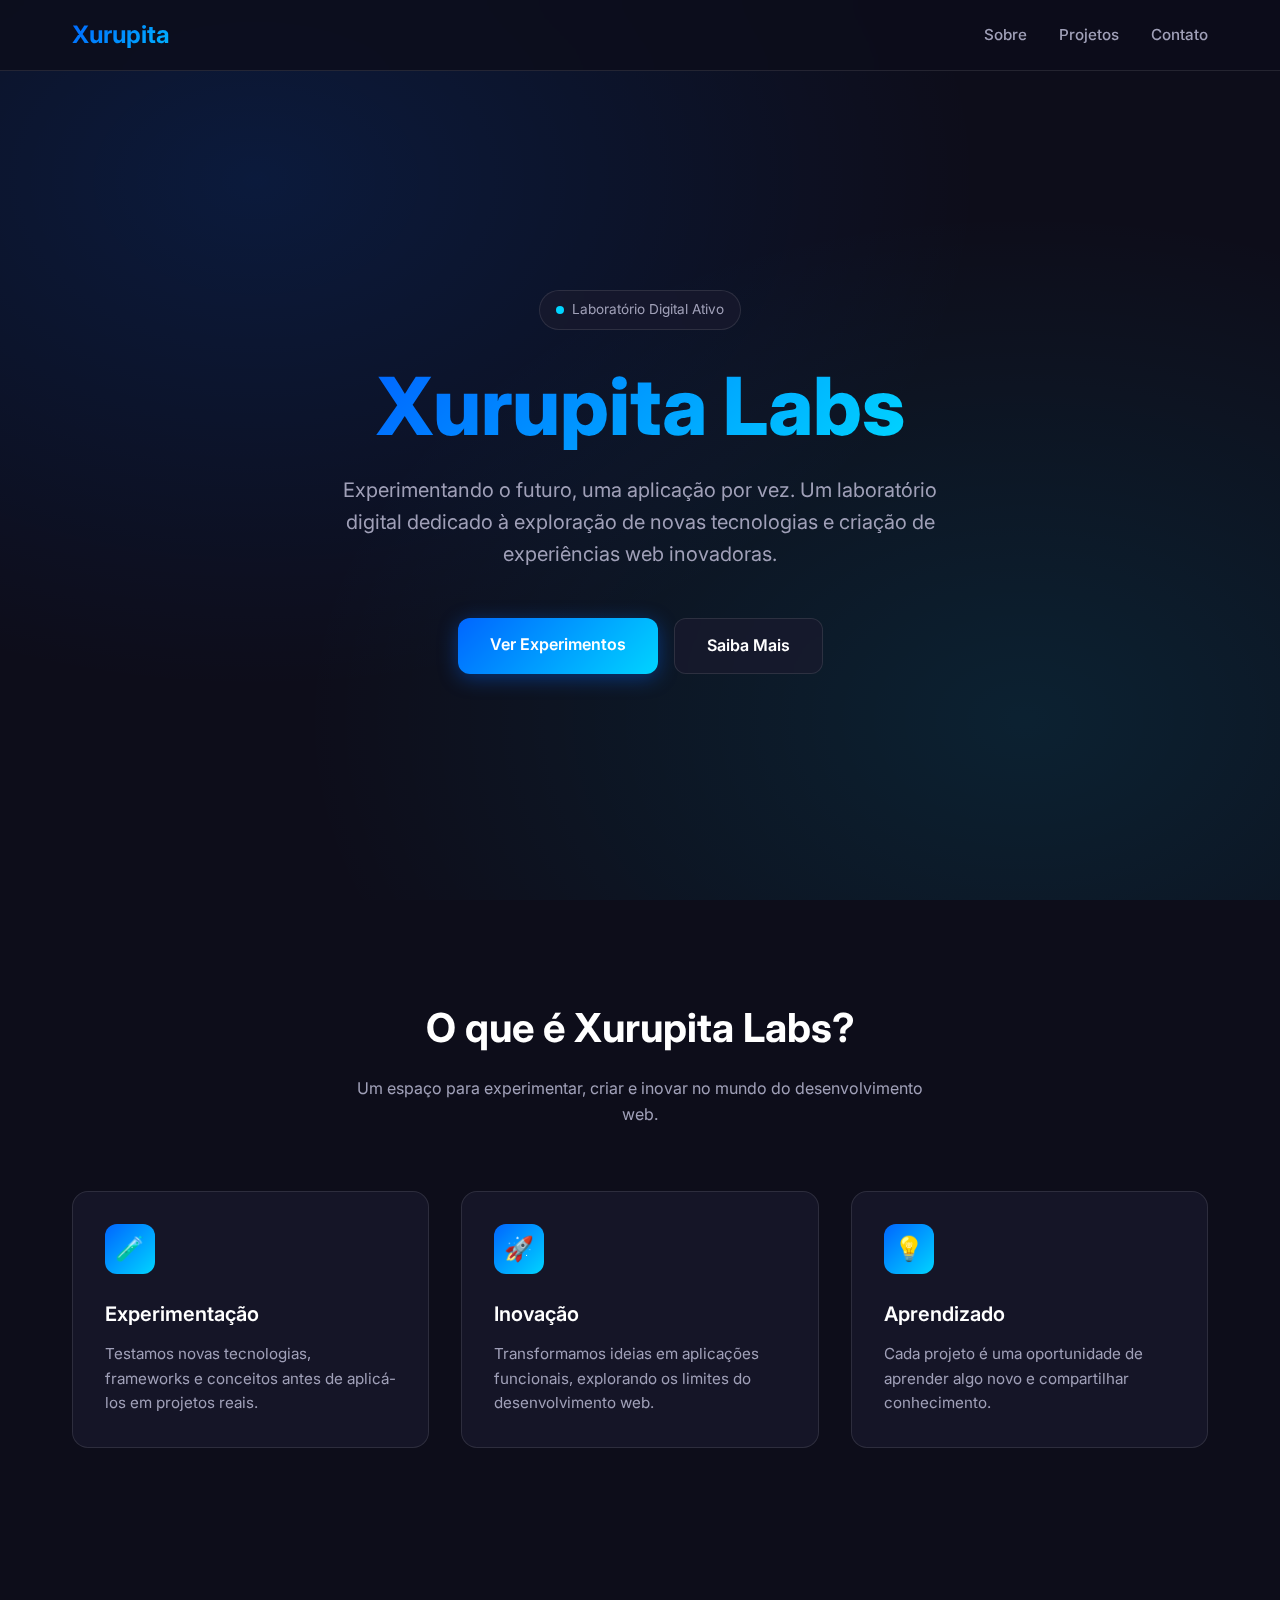
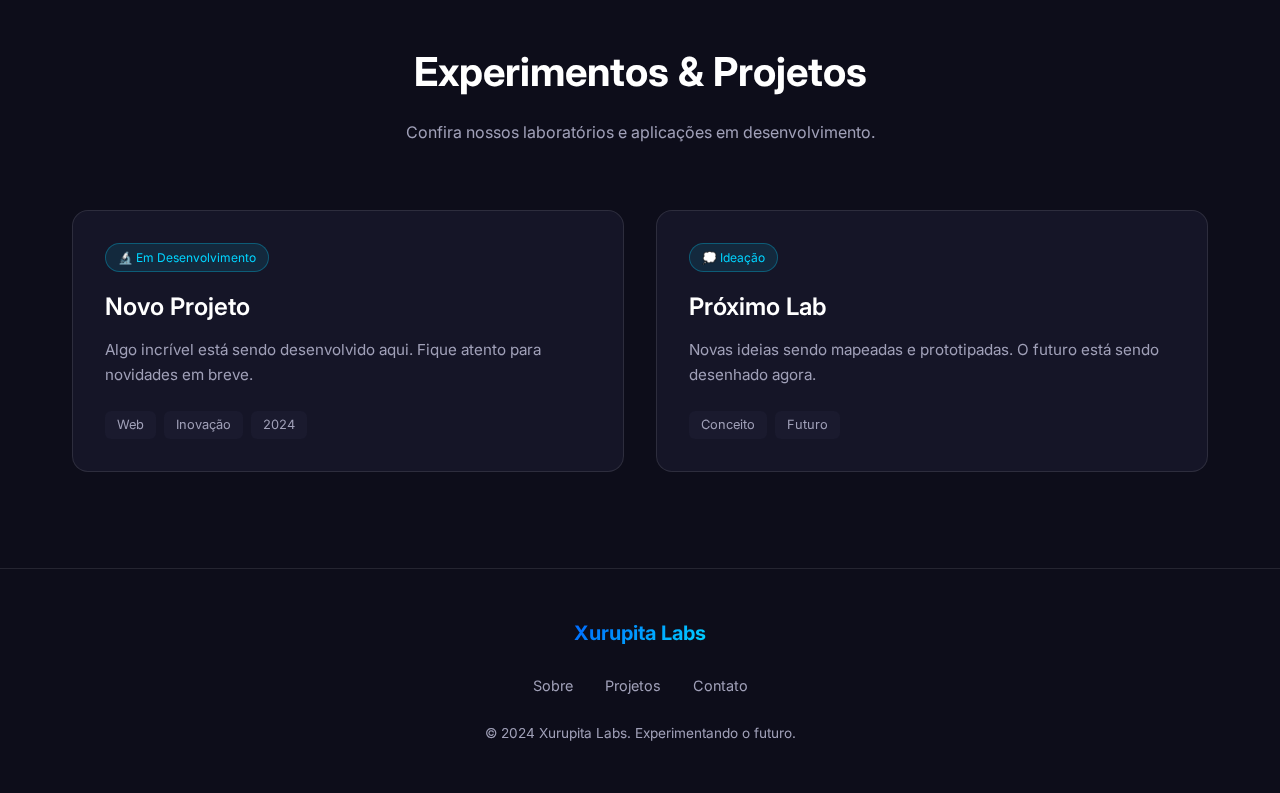
<file: templates/index.html>
<!DOCTYPE html>
<html lang="pt-BR">
<head>
    <meta charset="UTF-8">
    <meta name="viewport" content="width=device-width, initial-scale=1.0">
    <meta name="description" content="Xurupita Labs - Laboratório digital de experimentação e inovação. Criando aplicações web do futuro.">
    <meta name="keywords" content="xurupita, labs, desenvolvimento web, inovação, startup, tecnologia">
    <meta name="author" content="Xurupita Labs">
    
    <!-- Open Graph -->
    <meta property="og:title" content="Xurupita Labs - Experimentando o Futuro">
    <meta property="og:description" content="Laboratório digital de experimentação e inovação em desenvolvimento web.">
    <meta property="og:type" content="website">
    <meta property="og:url" content="https://xurupita.com.br">
    
    <title>Xurupita Labs | Experimentando o Futuro</title>
    <link rel="icon" type="image/x-icon" href="/favicon.ico">
    <link rel="stylesheet" href="/static/css/style.css">
</head>
<body>
    <!-- Background Effect -->
    <div class="bg-gradient"></div>
    
    <!-- Header -->
    <header>
        <nav class="container">
            <a href="/" class="logo">Xurupita<span>Labs</span></a>
            <ul class="nav-links">
                <li><a href="#sobre">Sobre</a></li>
                <li><a href="#projetos">Projetos</a></li>
                <li><a href="#contato">Contato</a></li>
            </ul>
        </nav>
    </header>
    
    <!-- Hero Section -->
    <section class="hero">
        <div class="hero-badge">
            <span class="dot"></span>
            Laboratório Digital Ativo
        </div>
        <h1>Xurupita Labs</h1>
        <p>Experimentando o futuro, uma aplicação por vez. Um laboratório digital dedicado à exploração de novas tecnologias e criação de experiências web inovadoras.</p>
        <div class="hero-buttons">
            <a href="#projetos" class="btn btn-primary">Ver Experimentos</a>
            <a href="#sobre" class="btn btn-secondary">Saiba Mais</a>
        </div>
    </section>
    
    <!-- Sobre Section -->
    <section id="sobre">
        <div class="container">
            <div class="section-header">
                <h2>O que é Xurupita Labs?</h2>
                <p>Um espaço para experimentar, criar e inovar no mundo do desenvolvimento web.</p>
            </div>
            <div class="about-grid">
                <div class="about-card">
                    <div class="icon">🧪</div>
                    <h3>Experimentação</h3>
                    <p>Testamos novas tecnologias, frameworks e conceitos antes de aplicá-los em projetos reais.</p>
                </div>
                <div class="about-card">
                    <div class="icon">🚀</div>
                    <h3>Inovação</h3>
                    <p>Transformamos ideias em aplicações funcionais, explorando os limites do desenvolvimento web.</p>
                </div>
                <div class="about-card">
                    <div class="icon">💡</div>
                    <h3>Aprendizado</h3>
                    <p>Cada projeto é uma oportunidade de aprender algo novo e compartilhar conhecimento.</p>
                </div>
            </div>
        </div>
    </section>
    
    <!-- Projetos Section -->
    <section id="projetos">
        <div class="container">
            <div class="section-header">
                <h2>Experimentos & Projetos</h2>
                <p>Confira nossos laboratórios e aplicações em desenvolvimento.</p>
            </div>
            <div class="projects-grid">
                <div class="project-card">
                    <span class="project-status">🔬 Em Desenvolvimento</span>
                    <h3>Novo Projeto</h3>
                    <p>Algo incrível está sendo desenvolvido aqui. Fique atento para novidades em breve.</p>
                    <div class="project-tags">
                        <span class="tag">Web</span>
                        <span class="tag">Inovação</span>
                        <span class="tag">2024</span>
                    </div>
                </div>
                <div class="project-card">
                    <span class="project-status">💭 Ideação</span>
                    <h3>Próximo Lab</h3>
                    <p>Novas ideias sendo mapeadas e prototipadas. O futuro está sendo desenhado agora.</p>
                    <div class="project-tags">
                        <span class="tag">Conceito</span>
                        <span class="tag">Futuro</span>
                    </div>
                </div>
            </div>
        </div>
    </section>
    
    <!-- Footer -->
    <footer id="contato">
        <div class="container">
            <div class="footer-content">
                <span class="footer-logo">Xurupita Labs</span>
                <ul class="footer-links">
                    <li><a href="#sobre">Sobre</a></li>
                    <li><a href="#projetos">Projetos</a></li>
                    <li><a href="mailto:contato@xurupita.com.br">Contato</a></li>
                </ul>
                <p class="footer-copyright">© 2024 Xurupita Labs. Experimentando o futuro.</p>
            </div>
        </div>
    </footer>
</body>
</html>
</file>
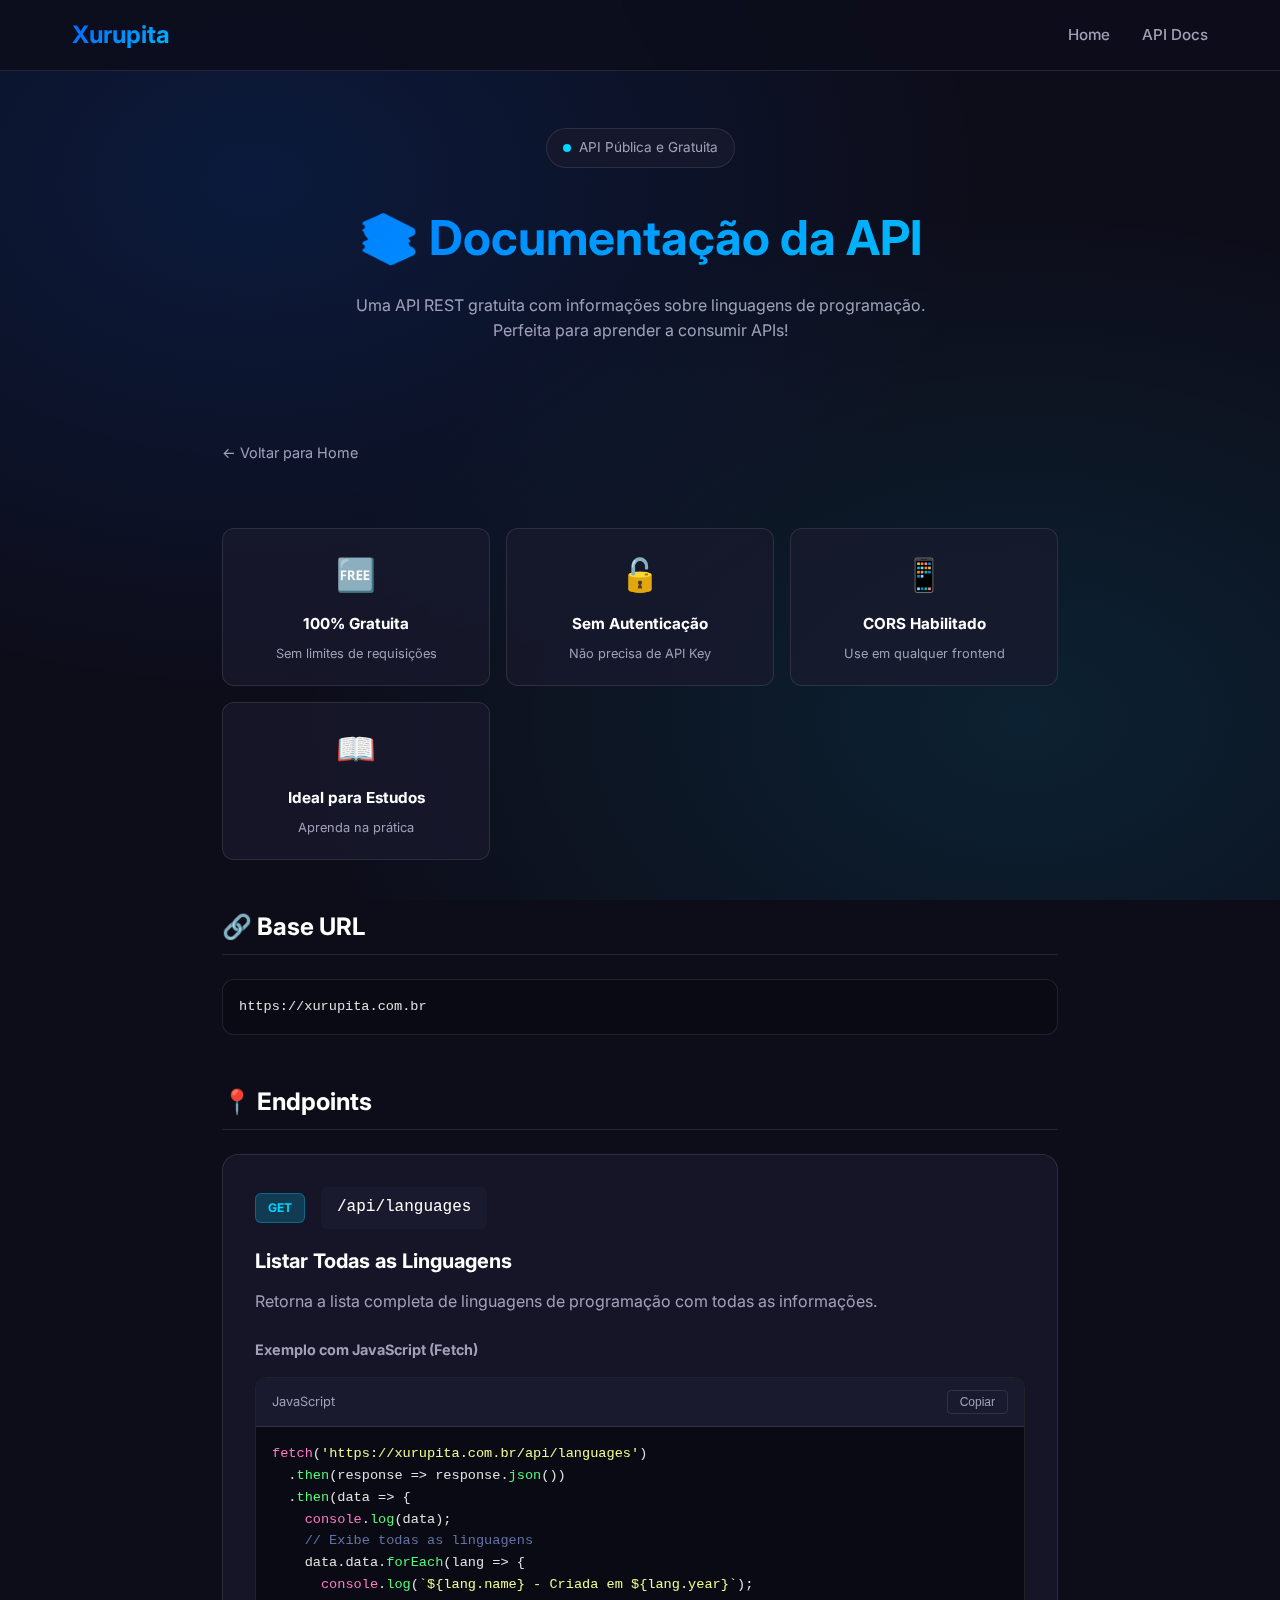
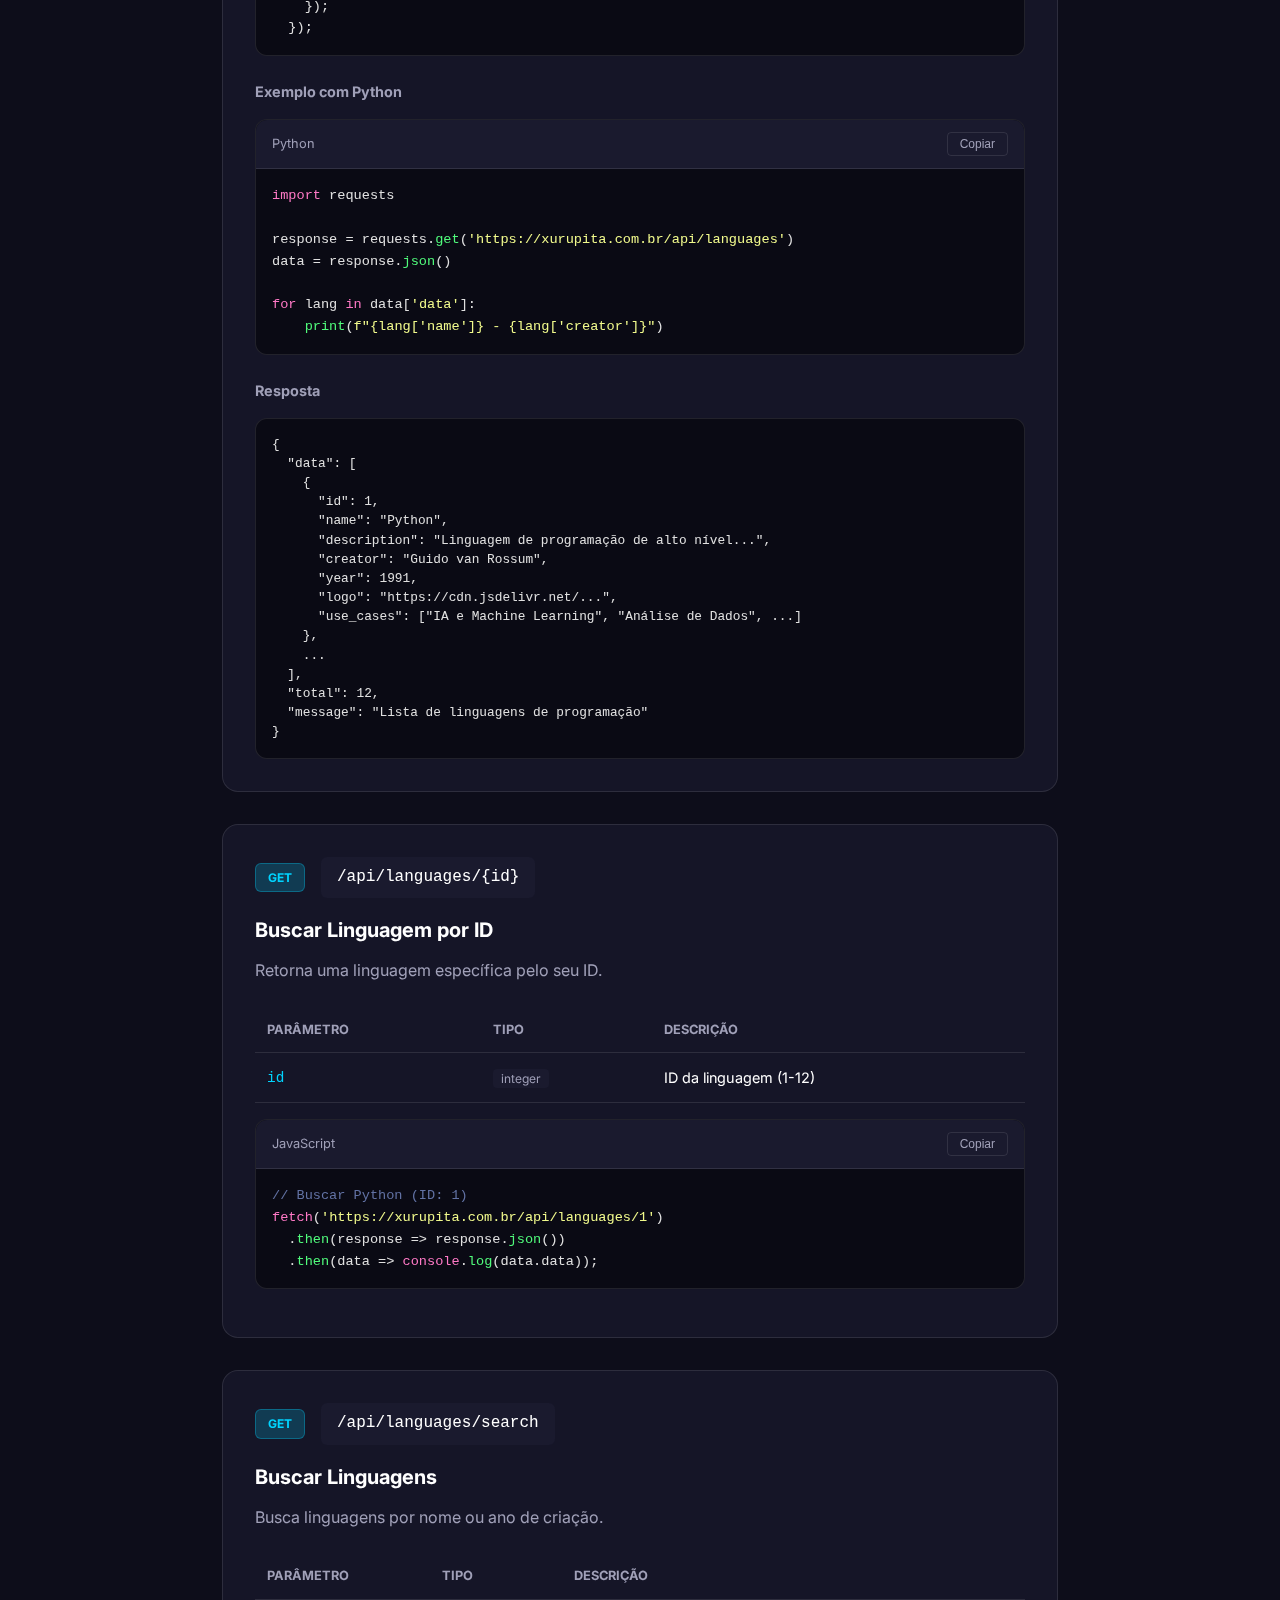
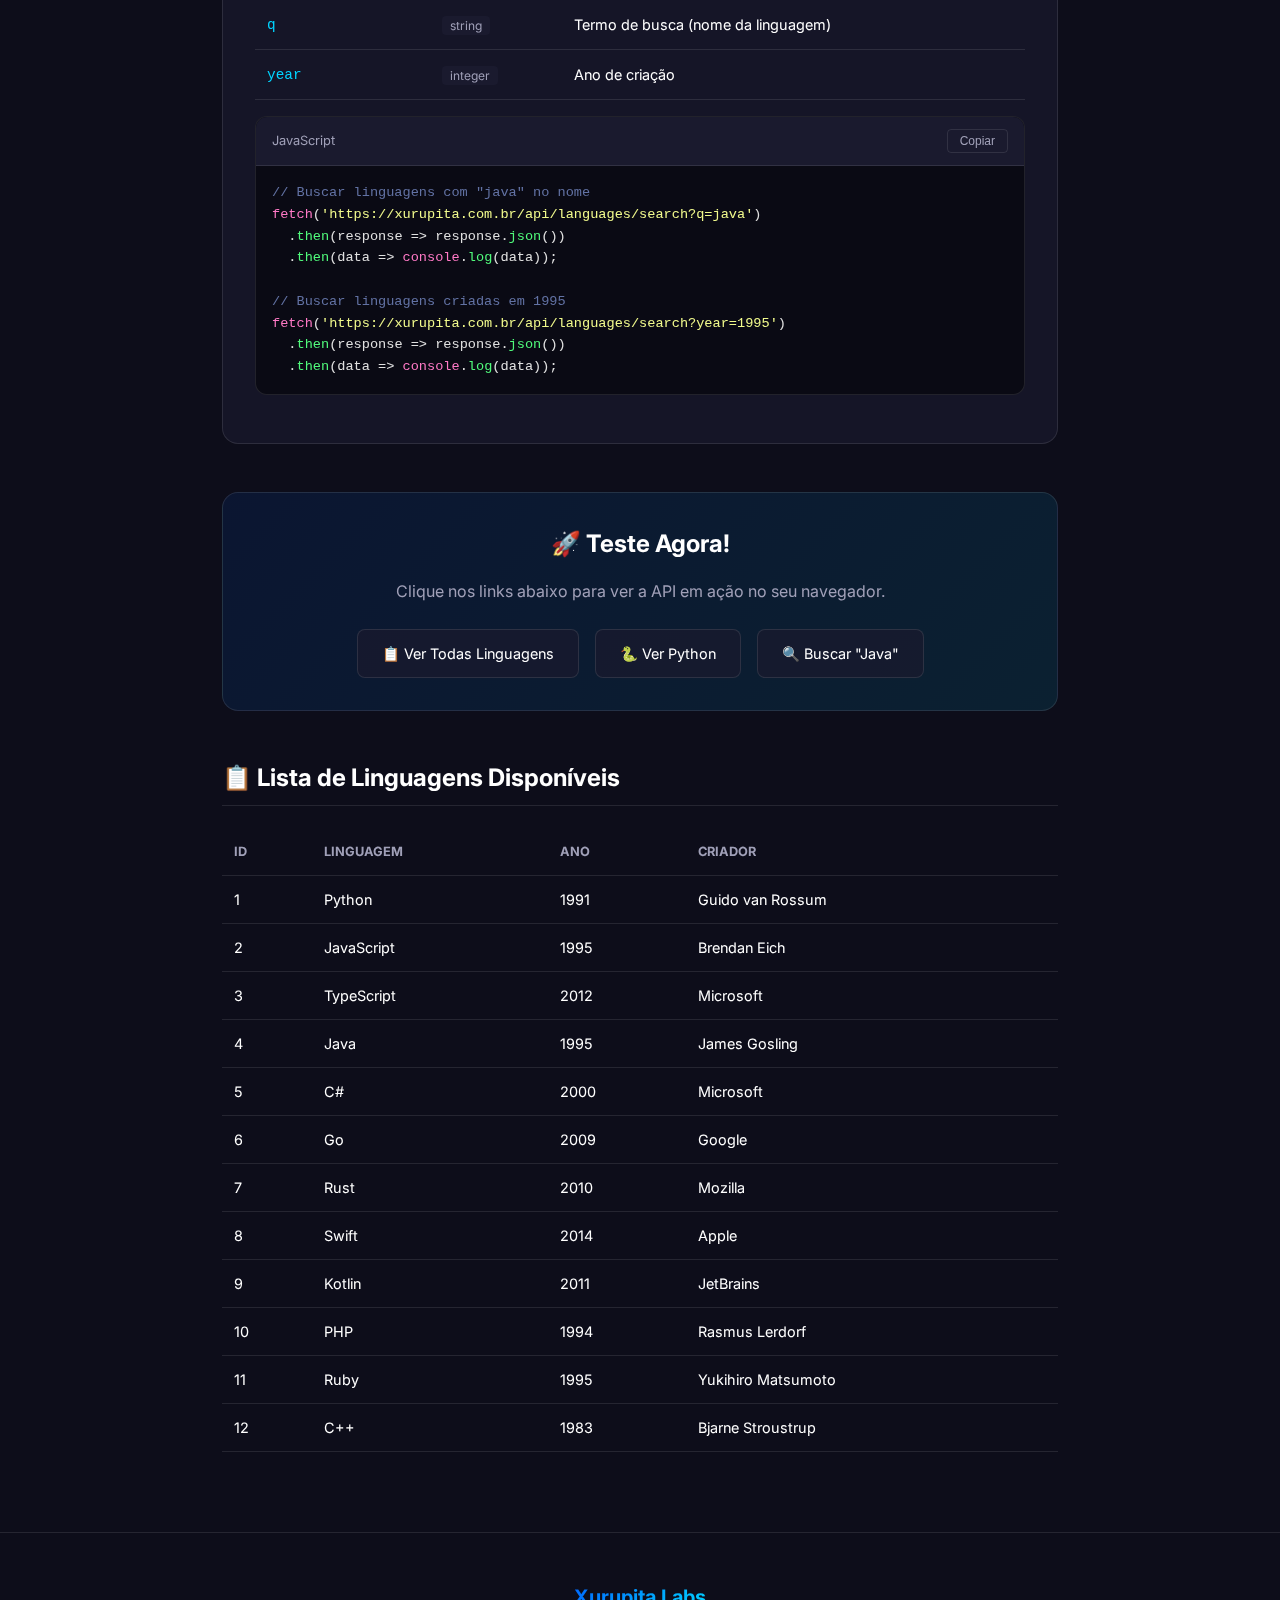
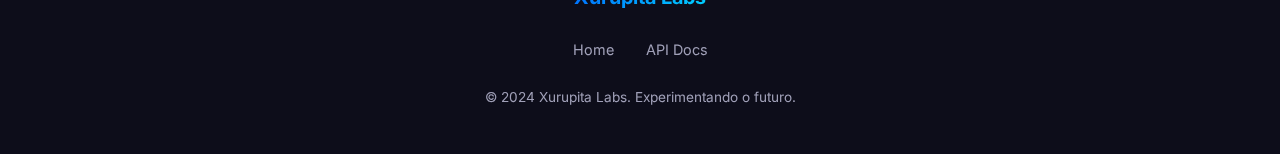
<file: templates/docs.html>
<!DOCTYPE html>
<html lang="pt-BR">

<head>
    <meta charset="UTF-8">
    <meta name="viewport" content="width=device-width, initial-scale=1.0">
    <meta name="description"
        content="Documentação da API de Linguagens de Programação - Xurupita Labs. API gratuita para aprender a consumir APIs REST.">
    <meta name="keywords" content="api, rest, linguagens programação, tutorial, aprendizado, consumo api">

    <title>API Docs | Xurupita Labs</title>
    <link rel="icon" type="image/x-icon" href="/public/favicon.ico">
    <link rel="icon" type="image/png" href="/public/favicon.png">
    <link rel="stylesheet" href="/static/css/style.css">
    <style>
        /* Estilos específicos da documentação */
        .docs-hero {
            padding: 8rem 0 4rem;
            text-align: center;
        }

        .docs-hero h1 {
            font-size: clamp(2rem, 5vw, 3rem);
            margin-bottom: 1rem;
            background: var(--accent-gradient);
            -webkit-background-clip: text;
            -webkit-text-fill-color: transparent;
        }

        .docs-hero p {
            color: var(--text-secondary);
            max-width: 600px;
            margin: 0 auto 2rem;
        }

        .docs-content {
            max-width: 900px;
            margin: 0 auto;
            padding: 0 2rem 4rem;
        }

        .endpoint-card {
            background: var(--bg-card);
            border: 1px solid var(--glass-border);
            border-radius: 16px;
            padding: 2rem;
            margin-bottom: 2rem;
            backdrop-filter: blur(10px);
        }

        .endpoint-header {
            display: flex;
            align-items: center;
            gap: 1rem;
            margin-bottom: 1rem;
            flex-wrap: wrap;
        }

        .method-badge {
            padding: 0.25rem 0.75rem;
            border-radius: 6px;
            font-size: 0.75rem;
            font-weight: 700;
            text-transform: uppercase;
        }

        .method-get {
            background: rgba(0, 212, 255, 0.2);
            color: var(--accent-cyan);
            border: 1px solid rgba(0, 212, 255, 0.3);
        }

        .endpoint-url {
            font-family: 'SF Mono', Monaco, 'Cascadia Code', monospace;
            font-size: 1rem;
            color: var(--text-primary);
            background: var(--bg-secondary);
            padding: 0.5rem 1rem;
            border-radius: 6px;
            word-break: break-all;
        }

        .endpoint-card h3 {
            font-size: 1.25rem;
            margin-bottom: 0.75rem;
        }

        .endpoint-card>p {
            color: var(--text-secondary);
            margin-bottom: 1.5rem;
        }

        .code-block {
            background: #0a0a14;
            border: 1px solid var(--glass-border);
            border-radius: 12px;
            overflow: hidden;
            margin: 1rem 0;
        }

        .code-header {
            display: flex;
            justify-content: space-between;
            align-items: center;
            padding: 0.75rem 1rem;
            background: var(--bg-secondary);
            border-bottom: 1px solid var(--glass-border);
        }

        .code-lang {
            font-size: 0.8rem;
            color: var(--text-secondary);
        }

        .copy-btn {
            background: transparent;
            border: 1px solid var(--glass-border);
            color: var(--text-secondary);
            padding: 0.25rem 0.75rem;
            border-radius: 4px;
            font-size: 0.75rem;
            cursor: pointer;
            transition: var(--transition);
        }

        .copy-btn:hover {
            background: var(--accent-blue);
            color: white;
            border-color: var(--accent-blue);
        }

        .code-content {
            padding: 1rem;
            overflow-x: auto;
        }

        .code-content pre {
            margin: 0;
            font-family: 'SF Mono', Monaco, 'Cascadia Code', monospace;
            font-size: 0.85rem;
            line-height: 1.6;
            color: #e0e0e0;
        }

        .code-content .keyword {
            color: #ff79c6;
        }

        .code-content .string {
            color: #f1fa8c;
        }

        .code-content .function {
            color: #50fa7b;
        }

        .code-content .comment {
            color: #6272a4;
        }

        .code-content .number {
            color: #bd93f9;
        }

        .response-example {
            background: #0a0a14;
            border: 1px solid var(--glass-border);
            border-radius: 12px;
            padding: 1rem;
            overflow-x: auto;
            margin-top: 1rem;
        }

        .response-example pre {
            margin: 0;
            font-family: 'SF Mono', Monaco, 'Cascadia Code', monospace;
            font-size: 0.8rem;
            line-height: 1.5;
            color: #e0e0e0;
        }

        .params-table {
            width: 100%;
            border-collapse: collapse;
            margin: 1rem 0;
        }

        .params-table th,
        .params-table td {
            text-align: left;
            padding: 0.75rem;
            border-bottom: 1px solid var(--glass-border);
        }

        .params-table th {
            color: var(--text-secondary);
            font-size: 0.8rem;
            text-transform: uppercase;
        }

        .params-table td {
            color: var(--text-primary);
            font-size: 0.9rem;
        }

        .param-name {
            font-family: 'SF Mono', Monaco, monospace;
            color: var(--accent-cyan);
        }

        .param-type {
            font-size: 0.75rem;
            color: var(--text-secondary);
            background: var(--bg-secondary);
            padding: 0.125rem 0.5rem;
            border-radius: 4px;
        }

        .try-section {
            background: linear-gradient(135deg, rgba(0, 102, 255, 0.1) 0%, rgba(0, 212, 255, 0.1) 100%);
            border: 1px solid var(--glass-border);
            border-radius: 16px;
            padding: 2rem;
            text-align: center;
            margin: 3rem 0;
        }

        .try-section h2 {
            margin-bottom: 1rem;
        }

        .try-section p {
            color: var(--text-secondary);
            margin-bottom: 1.5rem;
        }

        .try-links {
            display: flex;
            gap: 1rem;
            justify-content: center;
            flex-wrap: wrap;
        }

        .try-link {
            display: inline-flex;
            align-items: center;
            gap: 0.5rem;
            padding: 0.75rem 1.5rem;
            background: var(--bg-card);
            border: 1px solid var(--glass-border);
            border-radius: 8px;
            color: var(--text-primary);
            text-decoration: none;
            font-size: 0.9rem;
            transition: var(--transition);
        }

        .try-link:hover {
            border-color: var(--accent-blue);
            background: rgba(0, 102, 255, 0.1);
        }

        .back-link {
            display: inline-flex;
            align-items: center;
            gap: 0.5rem;
            color: var(--text-secondary);
            text-decoration: none;
            font-size: 0.9rem;
            margin-bottom: 2rem;
            transition: var(--transition);
        }

        .back-link:hover {
            color: var(--accent-cyan);
        }

        .section-title {
            font-size: 1.5rem;
            margin: 3rem 0 1.5rem;
            padding-bottom: 0.5rem;
            border-bottom: 1px solid var(--glass-border);
        }

        .feature-grid {
            display: grid;
            grid-template-columns: repeat(auto-fit, minmax(200px, 1fr));
            gap: 1rem;
            margin: 2rem 0;
        }

        .feature-item {
            background: var(--bg-card);
            border: 1px solid var(--glass-border);
            border-radius: 12px;
            padding: 1.25rem;
            text-align: center;
        }

        .feature-item .icon {
            font-size: 2rem;
            margin-bottom: 0.75rem;
        }

        .feature-item h4 {
            font-size: 0.95rem;
            margin-bottom: 0.5rem;
        }

        .feature-item p {
            font-size: 0.8rem;
            color: var(--text-secondary);
        }
    </style>
</head>

<body>
    <div class="bg-gradient"></div>

    <header>
        <nav class="container">
            <a href="/" class="logo">Xurupita<span>Labs</span></a>
            <ul class="nav-links">
                <li><a href="/">Home</a></li>
                <li><a href="/docs">API Docs</a></li>
            </ul>
        </nav>
    </header>

    <main>
        <section class="docs-hero">
            <div class="container">
                <span class="hero-badge">
                    <span class="dot"></span>
                    API Pública e Gratuita
                </span>
                <h1>📚 Documentação da API</h1>
                <p>Uma API REST gratuita com informações sobre linguagens de programação. Perfeita para aprender a
                    consumir APIs!</p>
            </div>
        </section>

        <div class="docs-content">
            <a href="/" class="back-link">← Voltar para Home</a>

            <!-- Features -->
            <div class="feature-grid">
                <div class="feature-item">
                    <div class="icon">🆓</div>
                    <h4>100% Gratuita</h4>
                    <p>Sem limites de requisições</p>
                </div>
                <div class="feature-item">
                    <div class="icon">🔓</div>
                    <h4>Sem Autenticação</h4>
                    <p>Não precisa de API Key</p>
                </div>
                <div class="feature-item">
                    <div class="icon">📱</div>
                    <h4>CORS Habilitado</h4>
                    <p>Use em qualquer frontend</p>
                </div>
                <div class="feature-item">
                    <div class="icon">📖</div>
                    <h4>Ideal para Estudos</h4>
                    <p>Aprenda na prática</p>
                </div>
            </div>

            <h2 class="section-title">🔗 Base URL</h2>
            <div class="code-block">
                <div class="code-content">
                    <pre>https://xurupita.com.br</pre>
                </div>
            </div>

            <h2 class="section-title">📍 Endpoints</h2>

            <!-- Endpoint 1: Listar todas -->
            <div class="endpoint-card">
                <div class="endpoint-header">
                    <span class="method-badge method-get">GET</span>
                    <code class="endpoint-url">/api/languages</code>
                </div>
                <h3>Listar Todas as Linguagens</h3>
                <p>Retorna a lista completa de linguagens de programação com todas as informações.</p>

                <h4 style="margin: 1.5rem 0 1rem; font-size: 0.9rem; color: var(--text-secondary);">Exemplo com
                    JavaScript (Fetch)</h4>
                <div class="code-block">
                    <div class="code-header">
                        <span class="code-lang">JavaScript</span>
                        <button class="copy-btn" onclick="copyCode(this)">Copiar</button>
                    </div>
                    <div class="code-content">
                        <pre><span class="keyword">fetch</span>(<span class="string">'https://xurupita.com.br/api/languages'</span>)
  .<span class="function">then</span>(response => response.<span class="function">json</span>())
  .<span class="function">then</span>(data => {
    <span class="keyword">console</span>.<span class="function">log</span>(data);
    <span class="comment">// Exibe todas as linguagens</span>
    data.data.<span class="function">forEach</span>(lang => {
      <span class="keyword">console</span>.<span class="function">log</span>(<span class="string">`${lang.name} - Criada em ${lang.year}`</span>);
    });
  });</pre>
                    </div>
                </div>

                <h4 style="margin: 1.5rem 0 1rem; font-size: 0.9rem; color: var(--text-secondary);">Exemplo com Python
                </h4>
                <div class="code-block">
                    <div class="code-header">
                        <span class="code-lang">Python</span>
                        <button class="copy-btn" onclick="copyCode(this)">Copiar</button>
                    </div>
                    <div class="code-content">
                        <pre><span class="keyword">import</span> requests

response = requests.<span class="function">get</span>(<span class="string">'https://xurupita.com.br/api/languages'</span>)
data = response.<span class="function">json</span>()

<span class="keyword">for</span> lang <span class="keyword">in</span> data[<span class="string">'data'</span>]:
    <span class="function">print</span>(<span class="string">f"{lang['name']} - {lang['creator']}"</span>)</pre>
                    </div>
                </div>

                <h4 style="margin: 1.5rem 0 1rem; font-size: 0.9rem; color: var(--text-secondary);">Resposta</h4>
                <div class="response-example">
                    <pre>{
  "data": [
    {
      "id": 1,
      "name": "Python",
      "description": "Linguagem de programação de alto nível...",
      "creator": "Guido van Rossum",
      "year": 1991,
      "logo": "https://cdn.jsdelivr.net/...",
      "use_cases": ["IA e Machine Learning", "Análise de Dados", ...]
    },
    ...
  ],
  "total": 12,
  "message": "Lista de linguagens de programação"
}</pre>
                </div>
            </div>

            <!-- Endpoint 2: Buscar por ID -->
            <div class="endpoint-card">
                <div class="endpoint-header">
                    <span class="method-badge method-get">GET</span>
                    <code class="endpoint-url">/api/languages/{id}</code>
                </div>
                <h3>Buscar Linguagem por ID</h3>
                <p>Retorna uma linguagem específica pelo seu ID.</p>

                <table class="params-table">
                    <thead>
                        <tr>
                            <th>Parâmetro</th>
                            <th>Tipo</th>
                            <th>Descrição</th>
                        </tr>
                    </thead>
                    <tbody>
                        <tr>
                            <td><span class="param-name">id</span></td>
                            <td><span class="param-type">integer</span></td>
                            <td>ID da linguagem (1-12)</td>
                        </tr>
                    </tbody>
                </table>

                <div class="code-block">
                    <div class="code-header">
                        <span class="code-lang">JavaScript</span>
                        <button class="copy-btn" onclick="copyCode(this)">Copiar</button>
                    </div>
                    <div class="code-content">
                        <pre><span class="comment">// Buscar Python (ID: 1)</span>
<span class="keyword">fetch</span>(<span class="string">'https://xurupita.com.br/api/languages/1'</span>)
  .<span class="function">then</span>(response => response.<span class="function">json</span>())
  .<span class="function">then</span>(data => <span class="keyword">console</span>.<span class="function">log</span>(data.data));</pre>
                    </div>
                </div>
            </div>

            <!-- Endpoint 3: Busca -->
            <div class="endpoint-card">
                <div class="endpoint-header">
                    <span class="method-badge method-get">GET</span>
                    <code class="endpoint-url">/api/languages/search</code>
                </div>
                <h3>Buscar Linguagens</h3>
                <p>Busca linguagens por nome ou ano de criação.</p>

                <table class="params-table">
                    <thead>
                        <tr>
                            <th>Parâmetro</th>
                            <th>Tipo</th>
                            <th>Descrição</th>
                        </tr>
                    </thead>
                    <tbody>
                        <tr>
                            <td><span class="param-name">q</span></td>
                            <td><span class="param-type">string</span></td>
                            <td>Termo de busca (nome da linguagem)</td>
                        </tr>
                        <tr>
                            <td><span class="param-name">year</span></td>
                            <td><span class="param-type">integer</span></td>
                            <td>Ano de criação</td>
                        </tr>
                    </tbody>
                </table>

                <div class="code-block">
                    <div class="code-header">
                        <span class="code-lang">JavaScript</span>
                        <button class="copy-btn" onclick="copyCode(this)">Copiar</button>
                    </div>
                    <div class="code-content">
                        <pre><span class="comment">// Buscar linguagens com "java" no nome</span>
<span class="keyword">fetch</span>(<span class="string">'https://xurupita.com.br/api/languages/search?q=java'</span>)
  .<span class="function">then</span>(response => response.<span class="function">json</span>())
  .<span class="function">then</span>(data => <span class="keyword">console</span>.<span class="function">log</span>(data));

<span class="comment">// Buscar linguagens criadas em 1995</span>
<span class="keyword">fetch</span>(<span class="string">'https://xurupita.com.br/api/languages/search?year=1995'</span>)
  .<span class="function">then</span>(response => response.<span class="function">json</span>())
  .<span class="function">then</span>(data => <span class="keyword">console</span>.<span class="function">log</span>(data));</pre>
                    </div>
                </div>
            </div>

            <!-- Try Section -->
            <div class="try-section">
                <h2>🚀 Teste Agora!</h2>
                <p>Clique nos links abaixo para ver a API em ação no seu navegador.</p>
                <div class="try-links">
                    <a href="/api/languages" target="_blank" class="try-link">
                        📋 Ver Todas Linguagens
                    </a>
                    <a href="/api/languages/1" target="_blank" class="try-link">
                        🐍 Ver Python
                    </a>
                    <a href="/api/languages/search?q=java" target="_blank" class="try-link">
                        🔍 Buscar "Java"
                    </a>
                </div>
            </div>

            <h2 class="section-title">📋 Lista de Linguagens Disponíveis</h2>
            <table class="params-table">
                <thead>
                    <tr>
                        <th>ID</th>
                        <th>Linguagem</th>
                        <th>Ano</th>
                        <th>Criador</th>
                    </tr>
                </thead>
                <tbody>
                    <tr>
                        <td>1</td>
                        <td>Python</td>
                        <td>1991</td>
                        <td>Guido van Rossum</td>
                    </tr>
                    <tr>
                        <td>2</td>
                        <td>JavaScript</td>
                        <td>1995</td>
                        <td>Brendan Eich</td>
                    </tr>
                    <tr>
                        <td>3</td>
                        <td>TypeScript</td>
                        <td>2012</td>
                        <td>Microsoft</td>
                    </tr>
                    <tr>
                        <td>4</td>
                        <td>Java</td>
                        <td>1995</td>
                        <td>James Gosling</td>
                    </tr>
                    <tr>
                        <td>5</td>
                        <td>C#</td>
                        <td>2000</td>
                        <td>Microsoft</td>
                    </tr>
                    <tr>
                        <td>6</td>
                        <td>Go</td>
                        <td>2009</td>
                        <td>Google</td>
                    </tr>
                    <tr>
                        <td>7</td>
                        <td>Rust</td>
                        <td>2010</td>
                        <td>Mozilla</td>
                    </tr>
                    <tr>
                        <td>8</td>
                        <td>Swift</td>
                        <td>2014</td>
                        <td>Apple</td>
                    </tr>
                    <tr>
                        <td>9</td>
                        <td>Kotlin</td>
                        <td>2011</td>
                        <td>JetBrains</td>
                    </tr>
                    <tr>
                        <td>10</td>
                        <td>PHP</td>
                        <td>1994</td>
                        <td>Rasmus Lerdorf</td>
                    </tr>
                    <tr>
                        <td>11</td>
                        <td>Ruby</td>
                        <td>1995</td>
                        <td>Yukihiro Matsumoto</td>
                    </tr>
                    <tr>
                        <td>12</td>
                        <td>C++</td>
                        <td>1983</td>
                        <td>Bjarne Stroustrup</td>
                    </tr>
                </tbody>
            </table>
        </div>
    </main>

    <footer>
        <div class="container">
            <div class="footer-content">
                <span class="footer-logo">Xurupita Labs</span>
                <ul class="footer-links">
                    <li><a href="/">Home</a></li>
                    <li><a href="/docs">API Docs</a></li>
                </ul>
                <p class="footer-copyright">© 2024 Xurupita Labs. Experimentando o futuro.</p>
            </div>
        </div>
    </footer>

    <script>
        function copyCode(button) {
            const codeBlock = button.closest('.code-block');
            const code = codeBlock.querySelector('.code-content pre').textContent;
            navigator.clipboard.writeText(code).then(() => {
                button.textContent = 'Copiado!';
                setTimeout(() => button.textContent = 'Copiar', 2000);
            });
        }
    </script>
</body>

</html>
</file>
<file: static/css/style.css>
/* ========================================
   Xurupita Labs - Landing Page Styles
   Paleta: Dark Mode + Azul Elétrico
   ======================================== */

/* Google Fonts */
@import url('https://fonts.googleapis.com/css2?family=Inter:wght@300;400;500;600;700;800&display=swap');

/* CSS Variables */
:root {
    --bg-primary: #0d0d1a;
    --bg-secondary: #1a1a2e;
    --bg-card: rgba(26, 26, 46, 0.7);
    --text-primary: #ffffff;
    --text-secondary: #a0a0b8;
    --accent-blue: #0066ff;
    --accent-cyan: #00d4ff;
    --accent-gradient: linear-gradient(135deg, #0066ff 0%, #00d4ff 100%);
    --glass-border: rgba(255, 255, 255, 0.1);
    --glass-shadow: 0 8px 32px rgba(0, 102, 255, 0.15);
    --transition: all 0.3s cubic-bezier(0.4, 0, 0.2, 1);
}

/* Reset & Base */
*, *::before, *::after {
    margin: 0;
    padding: 0;
    box-sizing: border-box;
}

html {
    scroll-behavior: smooth;
}

body {
    font-family: 'Inter', -apple-system, BlinkMacSystemFont, sans-serif;
    background: var(--bg-primary);
    color: var(--text-primary);
    line-height: 1.6;
    min-height: 100vh;
    overflow-x: hidden;
}

/* Background Animation */
.bg-gradient {
    position: fixed;
    top: 0;
    left: 0;
    width: 100%;
    height: 100%;
    background: 
        radial-gradient(ellipse at 20% 20%, rgba(0, 102, 255, 0.15) 0%, transparent 50%),
        radial-gradient(ellipse at 80% 80%, rgba(0, 212, 255, 0.1) 0%, transparent 50%),
        var(--bg-primary);
    z-index: -1;
}

/* Container */
.container {
    max-width: 1200px;
    margin: 0 auto;
    padding: 0 2rem;
}

/* Header / Navigation */
header {
    position: fixed;
    top: 0;
    left: 0;
    right: 0;
    z-index: 1000;
    padding: 1rem 0;
    backdrop-filter: blur(20px);
    background: rgba(13, 13, 26, 0.8);
    border-bottom: 1px solid var(--glass-border);
}

nav {
    display: flex;
    justify-content: space-between;
    align-items: center;
}

.logo {
    font-size: 1.5rem;
    font-weight: 700;
    background: var(--accent-gradient);
    -webkit-background-clip: text;
    -webkit-text-fill-color: transparent;
    background-clip: text;
    text-decoration: none;
}

.logo span {
    font-weight: 400;
    opacity: 0.7;
}

.nav-links {
    display: flex;
    gap: 2rem;
    list-style: none;
}

.nav-links a {
    color: var(--text-secondary);
    text-decoration: none;
    font-size: 0.95rem;
    font-weight: 500;
    transition: var(--transition);
}

.nav-links a:hover {
    color: var(--accent-cyan);
}

/* Hero Section */
.hero {
    min-height: 100vh;
    display: flex;
    flex-direction: column;
    justify-content: center;
    align-items: center;
    text-align: center;
    padding: 8rem 2rem 4rem;
    position: relative;
}

.hero-badge {
    display: inline-flex;
    align-items: center;
    gap: 0.5rem;
    padding: 0.5rem 1rem;
    background: var(--bg-card);
    border: 1px solid var(--glass-border);
    border-radius: 50px;
    font-size: 0.85rem;
    color: var(--text-secondary);
    margin-bottom: 2rem;
    backdrop-filter: blur(10px);
}

.hero-badge .dot {
    width: 8px;
    height: 8px;
    background: var(--accent-cyan);
    border-radius: 50%;
    animation: pulse 2s infinite;
}

@keyframes pulse {
    0%, 100% { opacity: 1; }
    50% { opacity: 0.5; }
}

.hero h1 {
    font-size: clamp(2.5rem, 8vw, 5rem);
    font-weight: 800;
    line-height: 1.1;
    margin-bottom: 1.5rem;
    background: var(--accent-gradient);
    -webkit-background-clip: text;
    -webkit-text-fill-color: transparent;
    background-clip: text;
}

.hero p {
    font-size: clamp(1rem, 2.5vw, 1.25rem);
    color: var(--text-secondary);
    max-width: 600px;
    margin-bottom: 3rem;
}

.hero-buttons {
    display: flex;
    gap: 1rem;
    flex-wrap: wrap;
    justify-content: center;
}

.btn {
    padding: 0.875rem 2rem;
    font-size: 1rem;
    font-weight: 600;
    border-radius: 12px;
    text-decoration: none;
    transition: var(--transition);
    cursor: pointer;
    border: none;
}

.btn-primary {
    background: var(--accent-gradient);
    color: var(--text-primary);
    box-shadow: 0 4px 20px rgba(0, 102, 255, 0.4);
}

.btn-primary:hover {
    transform: translateY(-2px);
    box-shadow: 0 6px 30px rgba(0, 102, 255, 0.5);
}

.btn-secondary {
    background: var(--bg-card);
    color: var(--text-primary);
    border: 1px solid var(--glass-border);
    backdrop-filter: blur(10px);
}

.btn-secondary:hover {
    border-color: var(--accent-blue);
    background: rgba(0, 102, 255, 0.1);
}

/* Sections */
section {
    padding: 6rem 0;
}

.section-header {
    text-align: center;
    margin-bottom: 4rem;
}

.section-header h2 {
    font-size: clamp(1.75rem, 4vw, 2.5rem);
    font-weight: 700;
    margin-bottom: 1rem;
}

.section-header p {
    color: var(--text-secondary);
    max-width: 600px;
    margin: 0 auto;
}

/* About Section */
.about-grid {
    display: grid;
    grid-template-columns: repeat(auto-fit, minmax(280px, 1fr));
    gap: 2rem;
}

.about-card {
    background: var(--bg-card);
    border: 1px solid var(--glass-border);
    border-radius: 16px;
    padding: 2rem;
    backdrop-filter: blur(10px);
    transition: var(--transition);
}

.about-card:hover {
    transform: translateY(-4px);
    border-color: var(--accent-blue);
    box-shadow: var(--glass-shadow);
}

.about-card .icon {
    width: 50px;
    height: 50px;
    background: var(--accent-gradient);
    border-radius: 12px;
    display: flex;
    align-items: center;
    justify-content: center;
    font-size: 1.5rem;
    margin-bottom: 1.5rem;
}

.about-card h3 {
    font-size: 1.25rem;
    font-weight: 600;
    margin-bottom: 0.75rem;
}

.about-card p {
    color: var(--text-secondary);
    font-size: 0.95rem;
}

/* Projects Section */
.projects-grid {
    display: grid;
    grid-template-columns: repeat(auto-fit, minmax(320px, 1fr));
    gap: 2rem;
}

.project-card {
    background: var(--bg-card);
    border: 1px solid var(--glass-border);
    border-radius: 16px;
    padding: 2rem;
    backdrop-filter: blur(10px);
    transition: var(--transition);
    position: relative;
    overflow: hidden;
}

.project-card::before {
    content: '';
    position: absolute;
    top: 0;
    left: 0;
    right: 0;
    height: 3px;
    background: var(--accent-gradient);
    opacity: 0;
    transition: var(--transition);
}

.project-card:hover {
    transform: translateY(-4px);
    border-color: var(--accent-blue);
}

.project-card:hover::before {
    opacity: 1;
}

.project-status {
    display: inline-flex;
    align-items: center;
    gap: 0.5rem;
    padding: 0.25rem 0.75rem;
    background: rgba(0, 212, 255, 0.1);
    border: 1px solid rgba(0, 212, 255, 0.3);
    border-radius: 20px;
    font-size: 0.75rem;
    color: var(--accent-cyan);
    margin-bottom: 1rem;
}

.project-card h3 {
    font-size: 1.5rem;
    font-weight: 600;
    margin-bottom: 0.75rem;
}

.project-card p {
    color: var(--text-secondary);
    font-size: 0.95rem;
    margin-bottom: 1.5rem;
}

.project-tags {
    display: flex;
    flex-wrap: wrap;
    gap: 0.5rem;
}

.tag {
    padding: 0.25rem 0.75rem;
    background: var(--bg-secondary);
    border-radius: 6px;
    font-size: 0.8rem;
    color: var(--text-secondary);
}

/* Footer */
footer {
    border-top: 1px solid var(--glass-border);
    padding: 3rem 0;
    text-align: center;
}

.footer-content {
    display: flex;
    flex-direction: column;
    align-items: center;
    gap: 1.5rem;
}

.footer-logo {
    font-size: 1.25rem;
    font-weight: 700;
    background: var(--accent-gradient);
    -webkit-background-clip: text;
    -webkit-text-fill-color: transparent;
    background-clip: text;
}

.footer-links {
    display: flex;
    gap: 2rem;
    list-style: none;
}

.footer-links a {
    color: var(--text-secondary);
    text-decoration: none;
    font-size: 0.9rem;
    transition: var(--transition);
}

.footer-links a:hover {
    color: var(--accent-cyan);
}

.footer-copyright {
    color: var(--text-secondary);
    font-size: 0.85rem;
}

/* Responsive */
@media (max-width: 768px) {
    .nav-links {
        display: none;
    }
    
    .hero {
        padding: 6rem 1.5rem 3rem;
    }
    
    .hero-buttons {
        flex-direction: column;
        width: 100%;
    }
    
    .btn {
        width: 100%;
        text-align: center;
    }
    
    section {
        padding: 4rem 0;
    }
    
    .container {
        padding: 0 1.5rem;
    }
}

/* Animations */
@keyframes fadeInUp {
    from {
        opacity: 0;
        transform: translateY(20px);
    }
    to {
        opacity: 1;
        transform: translateY(0);
    }
}

.animate-in {
    animation: fadeInUp 0.6s ease forwards;
}
</file>
